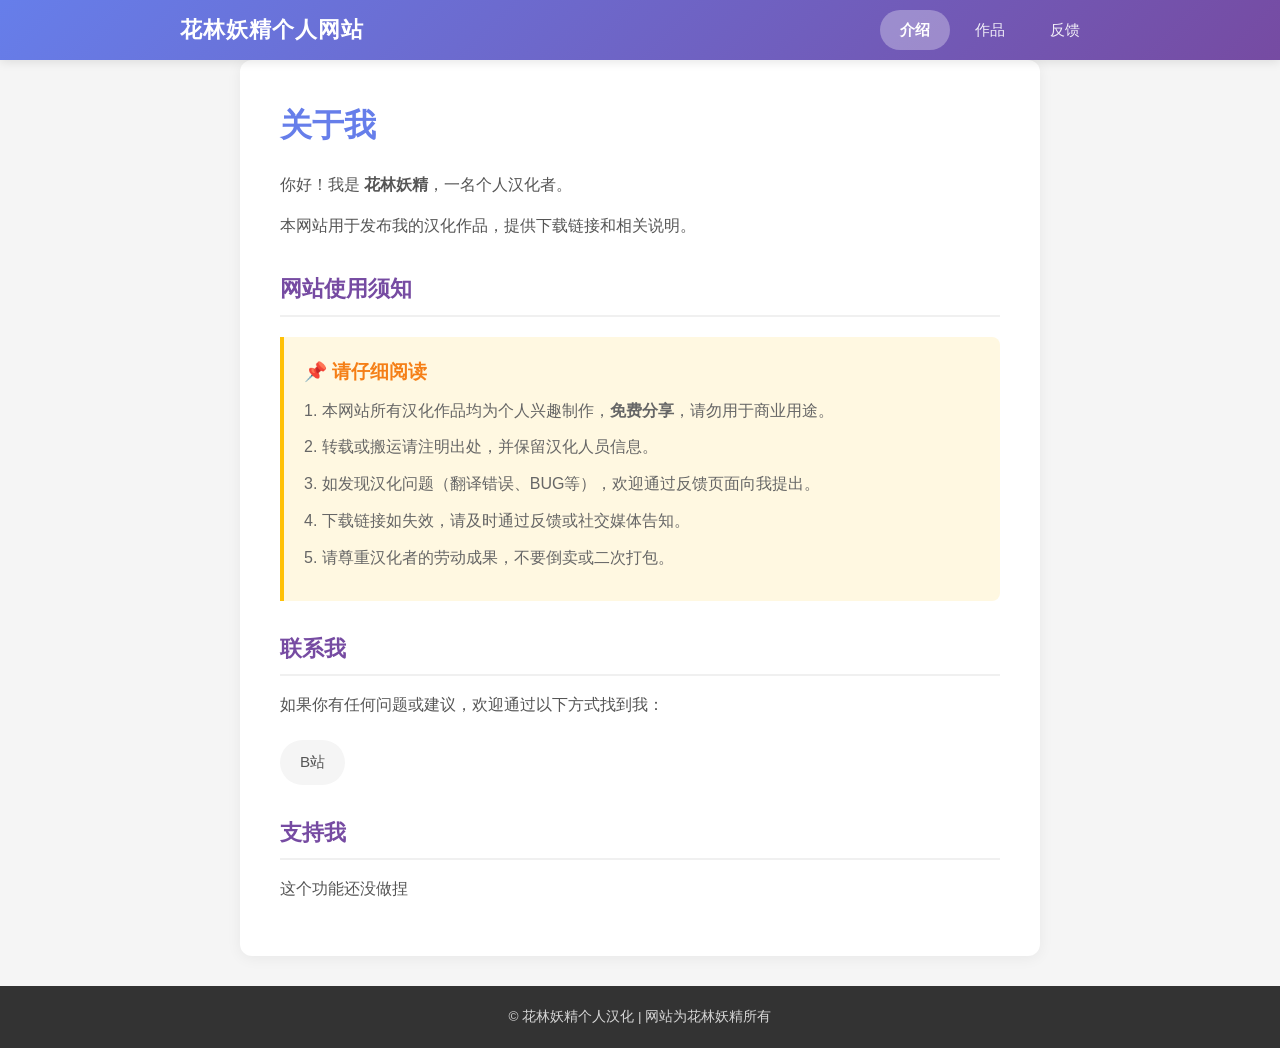
<file: index.html>
<!DOCTYPE html>
<html lang="zh-CN">
<head>
    <meta charset="UTF-8">
    <meta name="viewport" content="width=device-width, initial-scale=1.0">
    <title>妖精之里</title>
<link rel="icon" href="https://loli.yousei.top">
<script>document.querySelector('link[rel="icon"]').href = 'https://loli.yousei.top?t=' + Date.now()</script>
<link rel="stylesheet" href="css/style.css">
</head>
<body class="page-about">
    <!-- 顶部导航栏 -->
    <header class="navbar">
        <div class="container">
            <div class="nav-brand">
                <a href="/">花林妖精个人网站</a>
            </div>
            <nav class="nav-links">
                <a href="/" class="active">介绍</a>
                <a href="/works.html">作品</a>
                <a href="/feedback.html">反馈</a>
            </nav>
            <button class="nav-toggle" onclick="toggleMenu()">☰</button>
        </div>
    </header>

    <!-- 主内容 -->
    <main class="container">
        <div class="about-section">
            <div class="about-card">
                <h1>关于我</h1>
                <p>你好！我是 <strong>花林妖精</strong>，一名个人汉化者。</p>
                <p>本网站用于发布我的汉化作品，提供下载链接和相关说明。</p>

                <h2>网站使用须知</h2>
                <div class="notice-box">
                    <h3>📌 请仔细阅读</h3>
                    <p>1. 本网站所有汉化作品均为个人兴趣制作，<strong>免费分享</strong>，请勿用于商业用途。</p>
                    <p>2. 转载或搬运请注明出处，并保留汉化人员信息。</p>
                    <p>3. 如发现汉化问题（翻译错误、BUG等），欢迎通过反馈页面向我提出。</p>
                    <p>4. 下载链接如失效，请及时通过反馈或社交媒体告知。</p>
                    <p>5. 请尊重汉化者的劳动成果，不要倒卖或二次打包。</p>
                </div>

                <h2>联系我</h2>
                <p>如果你有任何问题或建议，欢迎通过以下方式找到我：</p>
                <div class="social-links">
                    <a class="social-link" href="https://space.bilibili.com/3706964416661960" target="_blank">B站</a>
                </div>

                <h2>支持我</h2>
                <p>这个功能还没做捏</p>
            </div>
        </div>
    </main>

    <!-- 页脚 -->
    <footer class="footer">
        <div class="container">
            <p>&copy; 花林妖精个人汉化 | 网站为花林妖精所有</p>
        </div>
    </footer>

    <script src="js/api.js"></script>
    <script>
        function toggleMenu() {
            document.querySelector('.nav-links').classList.toggle('show');
        }
    </script>
</body>
</html>
</file>
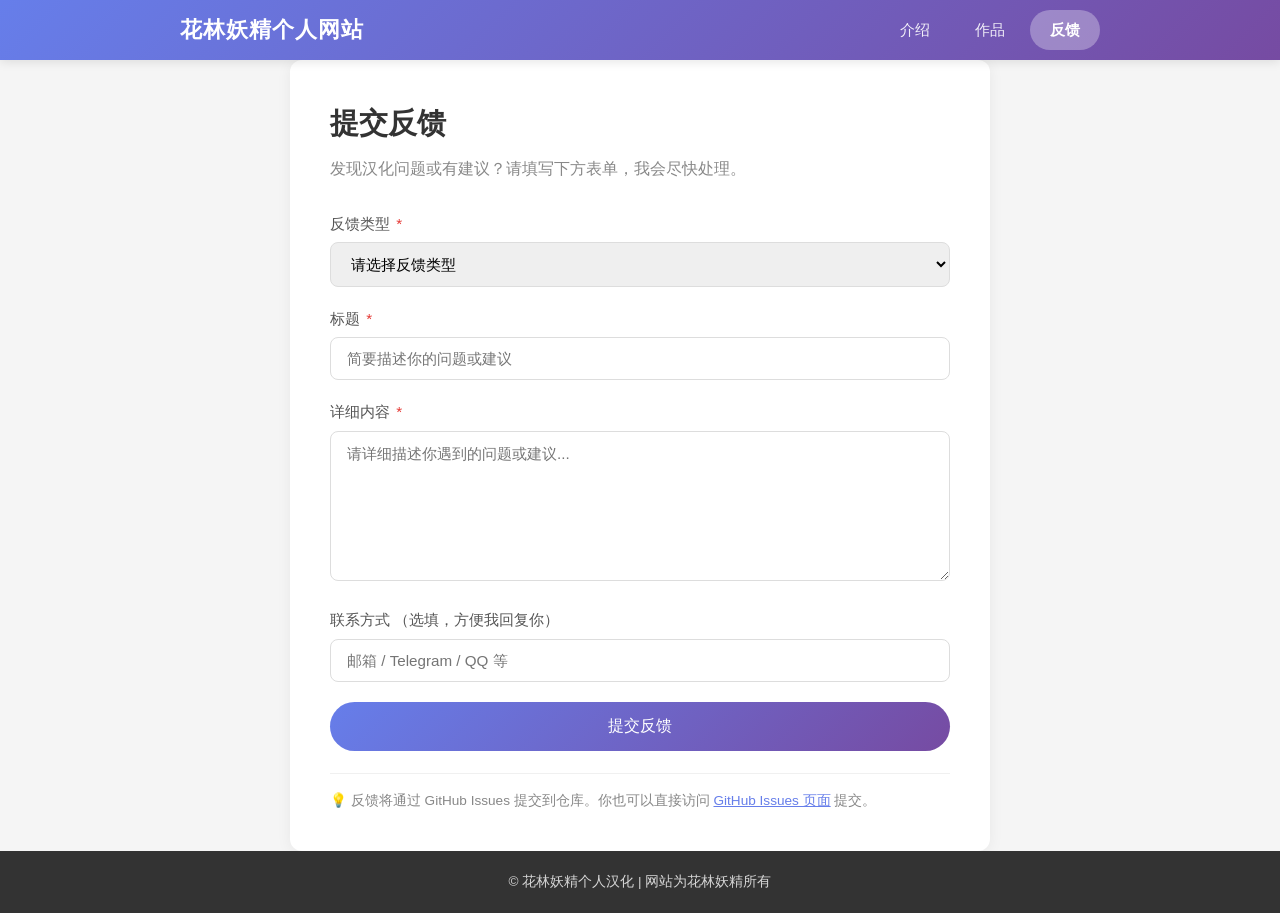
<file: feedback.html>
<!DOCTYPE html>
<html lang="zh-CN">
<head>
    <meta charset="UTF-8">
    <meta name="viewport" content="width=device-width, initial-scale=1.0">
    <title>妖精之里 - 反馈</title>
<link rel="icon" href="https://loli.yousei.top">
<script>document.querySelector('link[rel="icon"]').href = 'https://loli.yousei.top?t=' + Date.now()</script>
<link rel="stylesheet" href="css/style.css">
</head>
<body class="page-feedback">
    <!-- 顶部导航栏 -->
    <header class="navbar">
        <div class="container">
            <div class="nav-brand">
                <a href="/">花林妖精个人网站</a>
            </div>
            <nav class="nav-links">
                <a href="/">介绍</a>
                <a href="/works.html">作品</a>
                <a href="/feedback.html" class="active">反馈</a>
            </nav>
            <button class="nav-toggle" onclick="toggleMenu()">☰</button>
        </div>
    </header>

    <!-- 主内容 -->
    <main class="container">
        <div class="feedback-section">
            <div class="feedback-card">
                <h1>提交反馈</h1>
                <p class="subtitle">发现汉化问题或有建议？请填写下方表单，我会尽快处理。</p>

                <form id="feedback-form">
                    <div class="form-group">
                        <label for="feedback-type">反馈类型 <span class="required">*</span></label>
                        <select id="feedback-type" required>
                            <option value="">请选择反馈类型</option>
                            <option value="bug">汉化错误 / BUG</option>
                            <option value="suggestion">功能建议</option>
                            <option value="request">作品请求</option>
                            <option value="link">下载链接失效</option>
                            <option value="other">其他</option>
                        </select>
                    </div>

                    <div class="form-group">
                        <label for="feedback-title">标题 <span class="required">*</span></label>
                        <input type="text" id="feedback-title" placeholder="简要描述你的问题或建议" required maxlength="100">
                    </div>

                    <div class="form-group">
                        <label for="feedback-content">详细内容 <span class="required">*</span></label>
                        <textarea id="feedback-content" placeholder="请详细描述你遇到的问题或建议..." required maxlength="5000"></textarea>
                    </div>

                    <div class="form-group">
                        <label for="feedback-contact">联系方式 <span class="hint">（选填，方便我回复你）</span></label>
                        <input type="text" id="feedback-contact" placeholder="邮箱 / Telegram / QQ 等" maxlength="200">
                    </div>

                    <button type="submit" class="submit-btn">提交反馈</button>
                    <div id="form-message" class="form-message"></div>
                </form>

                <!-- 降级备用提交（Worker 失败时显示） -->
                <div id="fallback-section" style="display: none; margin-top: 25px; padding-top: 20px; border-top: 2px solid #ff9800;">
                    <h3 style="margin: 0 0 10px; font-size: 1.1rem;">🔄 备用提交方式</h3>
                    <p style="color: #666; font-size: 0.9rem; margin-bottom: 12px;">
                        由于网络原因，无法直接连接提交服务器。请复制下方内容，手动提交：
                    </p>

                    <div style="margin-bottom: 10px;">
                        <textarea id="fallback-text" readonly rows="5" style="width: 100%; padding: 10px; border: 1px solid #ddd; border-radius: 8px; font-size: 0.85rem; resize: vertical; box-sizing: border-box; background: #f9f9f9;"></textarea>
                        <button type="button" onclick="copyFallbackText()" style="margin-top: 8px; padding: 6px 18px; background: #667eea; color: white; border: none; border-radius: 6px; cursor: pointer; font-size: 0.85rem;">📋 复制内容到剪贴板</button>
                        <span id="copy-tip" style="margin-left: 10px; color: #4caf50; font-size: 0.8rem; display: none;">✓ 已复制！</span>
                    </div>
                </div>

                <div style="margin-top: 22px; padding-top: 16px; border-top: 1px solid #f0f0f0;">
                    <p style="color: #888; font-size: 0.85rem;">
                        💡 反馈将通过 GitHub Issues 提交到仓库。你也可以直接访问 
                        <a id="issues-link" href="#" target="_blank" style="color: #667eea;">GitHub Issues 页面</a> 提交。
                    </p>
                </div>
            </div>
        </div>
    </main>

    <!-- 页脚 -->
    <footer class="footer">
        <div class="container">
            <p>&copy; 花林妖精个人汉化 | 网站为花林妖精所有</p>
        </div>
    </footer>

    <script src="js/api.js"></script>
    <script>
        function toggleMenu() {
            document.querySelector('.nav-links').classList.toggle('show');
        }

        function copyFallbackText() {
            const textarea = document.getElementById('fallback-text');
            textarea.select();
            textarea.setSelectionRange(0, 99999);
            navigator.clipboard.writeText(textarea.value).then(() => {
                const tip = document.getElementById('copy-tip');
                tip.style.display = 'inline';
                setTimeout(() => { tip.style.display = 'none'; }, 2000);
            }).catch(() => {
                document.execCommand('copy');
                const tip = document.getElementById('copy-tip');
                tip.style.display = 'inline';
                setTimeout(() => { tip.style.display = 'none'; }, 2000);
            });
        }

        // 页面加载：更新 Issues 链接
        document.addEventListener('DOMContentLoaded', function() {
            const issuesLink = document.getElementById('issues-link');
            issuesLink.href = API.getIssuesUrl();
        });

        // 反馈表单提交
        const form = document.getElementById('feedback-form');
        if (form) {
            form.addEventListener('submit', async (e) => {
                e.preventDefault();
                const submitBtn = form.querySelector('.submit-btn');
                const messageDiv = document.getElementById('form-message');
                const fallbackSection = document.getElementById('fallback-section');

                submitBtn.disabled = true;
                submitBtn.textContent = '提交中...';
                messageDiv.className = 'form-message';
                messageDiv.style.display = 'none';
                fallbackSection.style.display = 'none';

                const formData = {
                    type: document.getElementById('feedback-type').value,
                    title: document.getElementById('feedback-title').value.trim(),
                    content: document.getElementById('feedback-content').value.trim(),
                    contact: document.getElementById('feedback-contact').value.trim(),
                    timestamp: new Date().toISOString()
                };

                try {
                    const result = await API.submitFeedback(formData);

                    if (result.success) {
                        messageDiv.className = 'form-message success';
                        messageDiv.textContent = '✅ 反馈已成功提交到 GitHub Issues，感谢您的支持！';
                        if (result.html_url) {
                            messageDiv.innerHTML += '<br><a href="' + result.html_url + '" target="_blank" style="color:#fff;text-decoration:underline;">查看你的 Issue</a>';
                        }
                        messageDiv.style.display = 'block';
                        form.reset();
                    } else if (result.fallback) {
                        messageDiv.className = 'form-message warning';
                        messageDiv.textContent = result.error || '无法直接提交，请使用下方备用方式手动提交。';
                        messageDiv.style.display = 'block';

                        document.getElementById('fallback-text').value = result.copyText;
                        fallbackSection.style.display = 'block';
                    } else {
                        throw new Error(result.error || '提交失败');
                    }
                } catch (err) {
                    messageDiv.className = 'form-message error';
                    messageDiv.textContent = '❌ 提交失败：' + err.message;
                    messageDiv.style.display = 'block';
                } finally {
                    submitBtn.disabled = false;
                    submitBtn.textContent = '提交反馈';
                }
            });
        }
    </script>
</body>
</html>
</file>
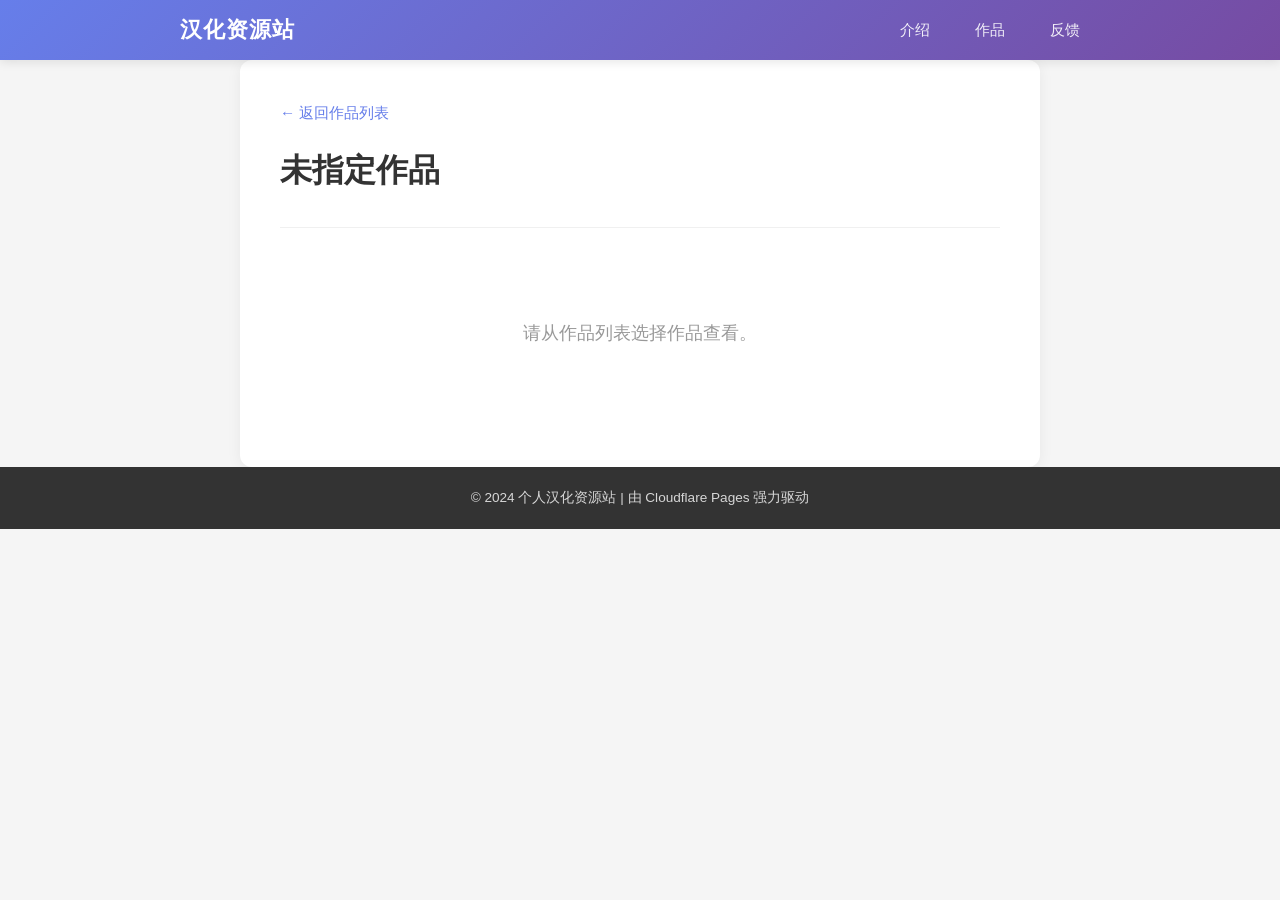
<file: work.html>
<!DOCTYPE html>
<html lang="zh-CN">
<head>
    <meta charset="UTF-8">
    <meta name="viewport" content="width=device-width, initial-scale=1.0">
    <title>作品详情 - 个人汉化资源站</title>
<link rel="icon" href="https://loli.yousei.top">
<script>document.querySelector('link[rel="icon"]').href = 'https://loli.yousei.top?t=' + Date.now()</script>
<link rel="stylesheet" href="css/style.css">
</head>
<body class="page-work-detail">
    <!-- 顶部导航栏 -->
    <header class="navbar">
        <div class="container">
            <div class="nav-brand">
                <a href="/">汉化资源站</a>
            </div>
            <nav class="nav-links">
                <a href="/">介绍</a>
                <a href="/works.html">作品</a>
                <a href="/feedback.html">反馈</a>
            </nav>
            <button class="nav-toggle" onclick="toggleMenu()">☰</button>
        </div>
    </header>

    <!-- 主内容 -->
    <main class="container">
        <div class="work-detail" id="work-detail">
            <a class="back-btn" href="/works.html">← 返回作品列表</a>
            <div class="work-detail-header">
                <h1 class="work-detail-title" id="work-title">加载中...</h1>
                <div class="work-detail-meta" id="work-date"></div>
            </div>
            <div class="work-detail-content" id="work-content">
                <div class="loading">加载作品内容中...</div>
            </div>
        </div>
    </main>

    <!-- 页脚 -->
    <footer class="footer">
        <div class="container">
            <p>&copy; 2024 个人汉化资源站 | 由 Cloudflare Pages 强力驱动</p>
        </div>
    </footer>

    <script src="js/marked.min.js"></script>
    <script>
        function toggleMenu() {
            document.querySelector('.nav-links').classList.toggle('show');
        }

        // 从URL获取作品ID
        const params = new URLSearchParams(window.location.search);
        const workId = params.get('id');

        (async function() {
            const titleEl = document.getElementById('work-title');
            const dateEl = document.getElementById('work-date');
            const contentEl = document.getElementById('work-content');

            if (!workId) {
                titleEl.textContent = '未指定作品';
                contentEl.innerHTML = '<div class="empty-state"><p>请从作品列表选择作品查看。</p></div>';
                return;
            }

            try {
                // 加载作品列表元数据
                const listResp = await fetch('works-list.json');
                if (!listResp.ok) throw new Error('无法加载作品列表');
                const works = await listResp.json();
                const work = works.find(w => w.id === workId);

                if (!work) {
                    titleEl.textContent = '作品未找到';
                    contentEl.innerHTML = '<div class="empty-state"><p>该作品不存在。</p></div>';
                    return;
                }

                titleEl.textContent = work.title;
                dateEl.textContent = work.date || '';
                document.title = work.title + ' - 个人汉化资源站';

                // 加载Markdown内容
                const mdResp = await fetch('works/' + work.file);
                if (!mdResp.ok) throw new Error('作品文件未找到');
                const markdown = await mdResp.text();
                contentEl.innerHTML = marked.parse(markdown);
            } catch (e) {
                contentEl.innerHTML = `<div class="empty-state"><p>加载失败：${e.message}</p></div>`;
            }
        })();
    </script>
</body>
</html>
</file>
<file: css/style.css>
/* ==================== 全局重置与基础 ==================== */
* {
    margin: 0;
    padding: 0;
    box-sizing: border-box;
}

body {
    font-family: -apple-system, BlinkMacSystemFont, 'Segoe UI', 'PingFang SC', 'Hiragino Sans GB',
        'Microsoft YaHei', 'Helvetica Neue', Helvetica, Arial, sans-serif;
    line-height: 1.6;
    color: #333;
    background-color: #f5f5f5;
    min-height: 100vh;
    display: flex;
    flex-direction: column;
}

.container {
    max-width: 960px;
    margin: 0 auto;
    padding: 0 20px;
    width: 100%;
}

/* ==================== 导航栏 ==================== */
.navbar {
    background: linear-gradient(135deg, #667eea 0%, #764ba2 100%);
    color: white;
    padding: 0 20px;
    box-shadow: 0 2px 10px rgba(0, 0, 0, 0.1);
    position: sticky;
    top: 0;
    z-index: 1000;
}

.navbar .container {
    display: flex;
    align-items: center;
    justify-content: space-between;
    height: 60px;
}

.nav-brand a {
    color: white;
    text-decoration: none;
    font-size: 1.4rem;
    font-weight: bold;
    letter-spacing: 1px;
}

.nav-links {
    display: flex;
    gap: 5px;
}

.nav-links a {
    color: rgba(255, 255, 255, 0.9);
    text-decoration: none;
    padding: 8px 20px;
    border-radius: 20px;
    transition: all 0.3s ease;
    font-size: 0.95rem;
}

.nav-links a:hover {
    background-color: rgba(255, 255, 255, 0.15);
    color: white;
}

/* 当前页面高亮：根据 body 类名匹配对应导航项 */
.page-about .nav-links a[href="/"],
.page-works .nav-links a[href="/works.html"],
.page-feedback .nav-links a[href="/feedback.html"] {
    background-color: rgba(255, 255, 255, 0.3);
    color: white;
    font-weight: 600;
}

.nav-toggle {
    display: none;
    background: none;
    border: none;
    color: white;
    font-size: 1.5rem;
    cursor: pointer;
    padding: 5px;
}

/* ==================== 主内容区 ==================== */
#app {
    flex: 1;
    padding: 30px 20px;
    min-height: calc(100vh - 120px);
}

.loading {
    text-align: center;
    padding: 60px 0;
    color: #666;
    font-size: 1.1rem;
}

/* ==================== 页脚 ==================== */
.footer {
    background: #333;
    color: rgba(255, 255, 255, 0.8);
    text-align: center;
    padding: 20px 0;
    font-size: 0.85rem;
}

/* ==================== 介绍页 ==================== */
.about-section {
    max-width: 800px;
    margin: 0 auto;
}

.about-card {
    background: white;
    border-radius: 12px;
    padding: 40px;
    margin-bottom: 30px;
    box-shadow: 0 2px 15px rgba(0, 0, 0, 0.06);
}

.about-card h1 {
    font-size: 2rem;
    color: #667eea;
    margin-bottom: 20px;
}

.about-card h2 {
    font-size: 1.4rem;
    color: #764ba2;
    margin: 30px 0 15px;
    padding-bottom: 8px;
    border-bottom: 2px solid #f0f0f0;
}

.about-card p {
    color: #555;
    margin-bottom: 12px;
    line-height: 1.8;
}

.about-card ul {
    list-style: none;
    padding: 0;
}

.about-card ul li {
    padding: 8px 0;
    color: #555;
    line-height: 1.6;
}

.about-card ul li::before {
    content: "•";
    color: #667eea;
    font-weight: bold;
    margin-right: 10px;
}

.social-links {
    display: flex;
    flex-wrap: wrap;
    gap: 15px;
    margin-top: 20px;
}

.social-link {
    display: inline-flex;
    align-items: center;
    padding: 10px 20px;
    background: #f5f5f5;
    border-radius: 25px;
    color: #555;
    text-decoration: none;
    transition: all 0.3s ease;
    font-size: 0.95rem;
}

.social-link:hover {
    background: #667eea;
    color: white;
    transform: translateY(-2px);
    box-shadow: 0 4px 12px rgba(102, 126, 234, 0.3);
}

.notice-box {
    background: #fff8e1;
    border-left: 4px solid #ffc107;
    padding: 20px;
    border-radius: 0 8px 8px 0;
    margin: 20px 0;
}

.notice-box h3 {
    color: #f57f17;
    margin-bottom: 10px;
}

.notice-box p {
    color: #666;
    margin-bottom: 8px;
}

/* ==================== 作品页 ==================== */
.works-grid {
    display: grid;
    grid-template-columns: repeat(auto-fill, minmax(280px, 1fr));
    gap: 25px;
    padding: 10px 0;
}

.work-card {
    background: white;
    border-radius: 12px;
    overflow: hidden;
    box-shadow: 0 2px 15px rgba(0, 0, 0, 0.06);
    cursor: pointer;
    transition: all 0.3s ease;
}

.work-card:hover {
    transform: translateY(-5px);
    box-shadow: 0 8px 25px rgba(0, 0, 0, 0.1);
}

.work-card-image {
    width: 100%;
    height: 200px;
    object-fit: cover;
    display: block;
    background: #f0f0f0;
}

.work-card-content {
    padding: 20px;
}

.work-card-title {
    font-size: 1.2rem;
    font-weight: 600;
    color: #333;
    margin-bottom: 8px;
}

.work-card-desc {
    font-size: 0.9rem;
    color: #777;
    line-height: 1.5;
    display: -webkit-box;
    -webkit-line-clamp: 2;
    -webkit-box-orient: vertical;
    overflow: hidden;
}

.work-card-tags {
    display: flex;
    flex-wrap: wrap;
    gap: 6px;
    margin-top: 12px;
}

.work-card-tag {
    background: #f0f0f0;
    color: #666;
    padding: 3px 10px;
    border-radius: 12px;
    font-size: 0.8rem;
}

/* ==================== 作品详情页 ==================== */
.work-detail {
    background: white;
    border-radius: 12px;
    padding: 40px;
    box-shadow: 0 2px 15px rgba(0, 0, 0, 0.06);
    max-width: 800px;
    margin: 0 auto;
}

.work-detail-header {
    margin-bottom: 30px;
    padding-bottom: 20px;
    border-bottom: 1px solid #f0f0f0;
}

.work-detail-title {
    font-size: 2rem;
    color: #333;
    margin-bottom: 10px;
}

.work-detail-meta {
    color: #999;
    font-size: 0.9rem;
}

.back-btn {
    display: inline-block;
    margin-bottom: 20px;
    color: #667eea;
    cursor: pointer;
    text-decoration: none;
    font-size: 0.95rem;
}

.back-btn:hover {
    text-decoration: underline;
}

/* Markdown 内容样式 */
.work-detail-content {
    line-height: 1.8;
    color: #444;
}

.work-detail-content h1,
.work-detail-content h2,
.work-detail-content h3,
.work-detail-content h4 {
    color: #333;
    margin: 1.5em 0 0.8em;
    padding-bottom: 0.3em;
    border-bottom: 1px solid #f0f0f0;
}

.work-detail-content h1 { font-size: 1.8rem; }
.work-detail-content h2 { font-size: 1.5rem; }
.work-detail-content h3 { font-size: 1.25rem; }

.work-detail-content p {
    margin-bottom: 1em;
}

.work-detail-content img {
    max-width: 100%;
    height: auto;
    border-radius: 8px;
    margin: 15px 0;
    display: block;
}

.work-detail-content a {
    color: #667eea;
    text-decoration: none;
}

.work-detail-content a:hover {
    text-decoration: underline;
}

.work-detail-content blockquote {
    border-left: 4px solid #667eea;
    padding: 10px 20px;
    margin: 15px 0;
    background: #f8f9ff;
    border-radius: 0 8px 8px 0;
    color: #666;
}

.work-detail-content code {
    background: #f5f5f5;
    padding: 2px 6px;
    border-radius: 4px;
    font-size: 0.9em;
}

.work-detail-content pre {
    background: #f5f5f5;
    padding: 16px;
    border-radius: 8px;
    overflow-x: auto;
    margin: 15px 0;
}

.work-detail-content pre code {
    background: none;
    padding: 0;
}

.work-detail-content ul,
.work-detail-content ol {
    margin: 10px 0;
    padding-left: 25px;
}

.work-detail-content li {
    margin-bottom: 5px;
}

.work-detail-content table {
    width: 100%;
    border-collapse: collapse;
    margin: 15px 0;
}

.work-detail-content th,
.work-detail-content td {
    border: 1px solid #e0e0e0;
    padding: 10px;
    text-align: left;
}

.work-detail-content th {
    background: #f5f5f5;
    font-weight: 600;
}

/* ==================== 反馈页 ==================== */
.feedback-section {
    max-width: 700px;
    margin: 0 auto;
}

.feedback-card {
    background: white;
    border-radius: 12px;
    padding: 40px;
    box-shadow: 0 2px 15px rgba(0, 0, 0, 0.06);
}

.feedback-card h1 {
    font-size: 1.8rem;
    color: #333;
    margin-bottom: 10px;
}

.feedback-card .subtitle {
    color: #888;
    margin-bottom: 30px;
}

.form-group {
    margin-bottom: 20px;
}

.form-group label {
    display: block;
    margin-bottom: 6px;
    color: #555;
    font-weight: 500;
    font-size: 0.95rem;
}

.form-group label .required {
    color: #e53935;
    margin-left: 2px;
}

.form-group input,
.form-group textarea,
.form-group select {
    width: 100%;
    padding: 12px 16px;
    border: 1px solid #ddd;
    border-radius: 8px;
    font-size: 0.95rem;
    transition: border-color 0.3s;
    font-family: inherit;
}

.form-group input:focus,
.form-group textarea:focus,
.form-group select:focus {
    outline: none;
    border-color: #667eea;
    box-shadow: 0 0 0 3px rgba(102, 126, 234, 0.1);
}

.form-group textarea {
    min-height: 150px;
    resize: vertical;
}

.submit-btn {
    background: linear-gradient(135deg, #667eea 0%, #764ba2 100%);
    color: white;
    border: none;
    padding: 14px 30px;
    border-radius: 25px;
    font-size: 1rem;
    cursor: pointer;
    transition: all 0.3s;
    width: 100%;
    font-weight: 500;
}

.submit-btn:hover {
    transform: translateY(-2px);
    box-shadow: 0 6px 20px rgba(102, 126, 234, 0.3);
}

.submit-btn:disabled {
    opacity: 0.6;
    cursor: not-allowed;
    transform: none;
}

.form-message {
    padding: 12px 16px;
    border-radius: 8px;
    margin-top: 15px;
    display: none;
}

.form-message.success {
    display: block;
    background: #e8f5e9;
    color: #2e7d32;
    border: 1px solid #c8e6c9;
}

.form-message.error {
display: block;
background: #fce4ec;
color: #c62828;
}

.form-message.warning {
display: block;
background: #fff3e0;
color: #e65100;
border: 1px solid #ffe0b2;
}
    border: 1px solid #f8bbd0;
}

/* ==================== 响应式 ==================== */
@media (max-width: 768px) {
    .nav-links {
        display: none;
        position: absolute;
        top: 60px;
        left: 0;
        right: 0;
        background: linear-gradient(135deg, #667eea 0%, #764ba2 100%);
        flex-direction: column;
        padding: 10px 0;
        box-shadow: 0 4px 10px rgba(0, 0, 0, 0.1);
    }

    .nav-links.show {
        display: flex;
    }

    .nav-links a {
        padding: 12px 30px;
        border-radius: 0;
    }

    .nav-toggle {
        display: block;
    }

    .about-card,
    .feedback-card,
    .work-detail {
        padding: 25px;
    }

    .works-grid {
        grid-template-columns: 1fr;
    }

    .about-card h1 {
        font-size: 1.6rem;
    }
}

@media (max-width: 480px) {
    .container {
        padding: 0 15px;
    }

    #app {
        padding: 20px 15px;
    }
}

/* 作品页标题区 */
.page-header {
    margin-bottom: 30px;
}

.page-header h1 {
    font-size: 1.8rem;
    color: #333;
}

.page-header p {
    color: #888;
    margin-top: 5px;
}

/* 空状态 */
.empty-state {
    text-align: center;
    padding: 60px 20px;
    color: #999;
}

.empty-state p {
    font-size: 1.1rem;
}
</file>
